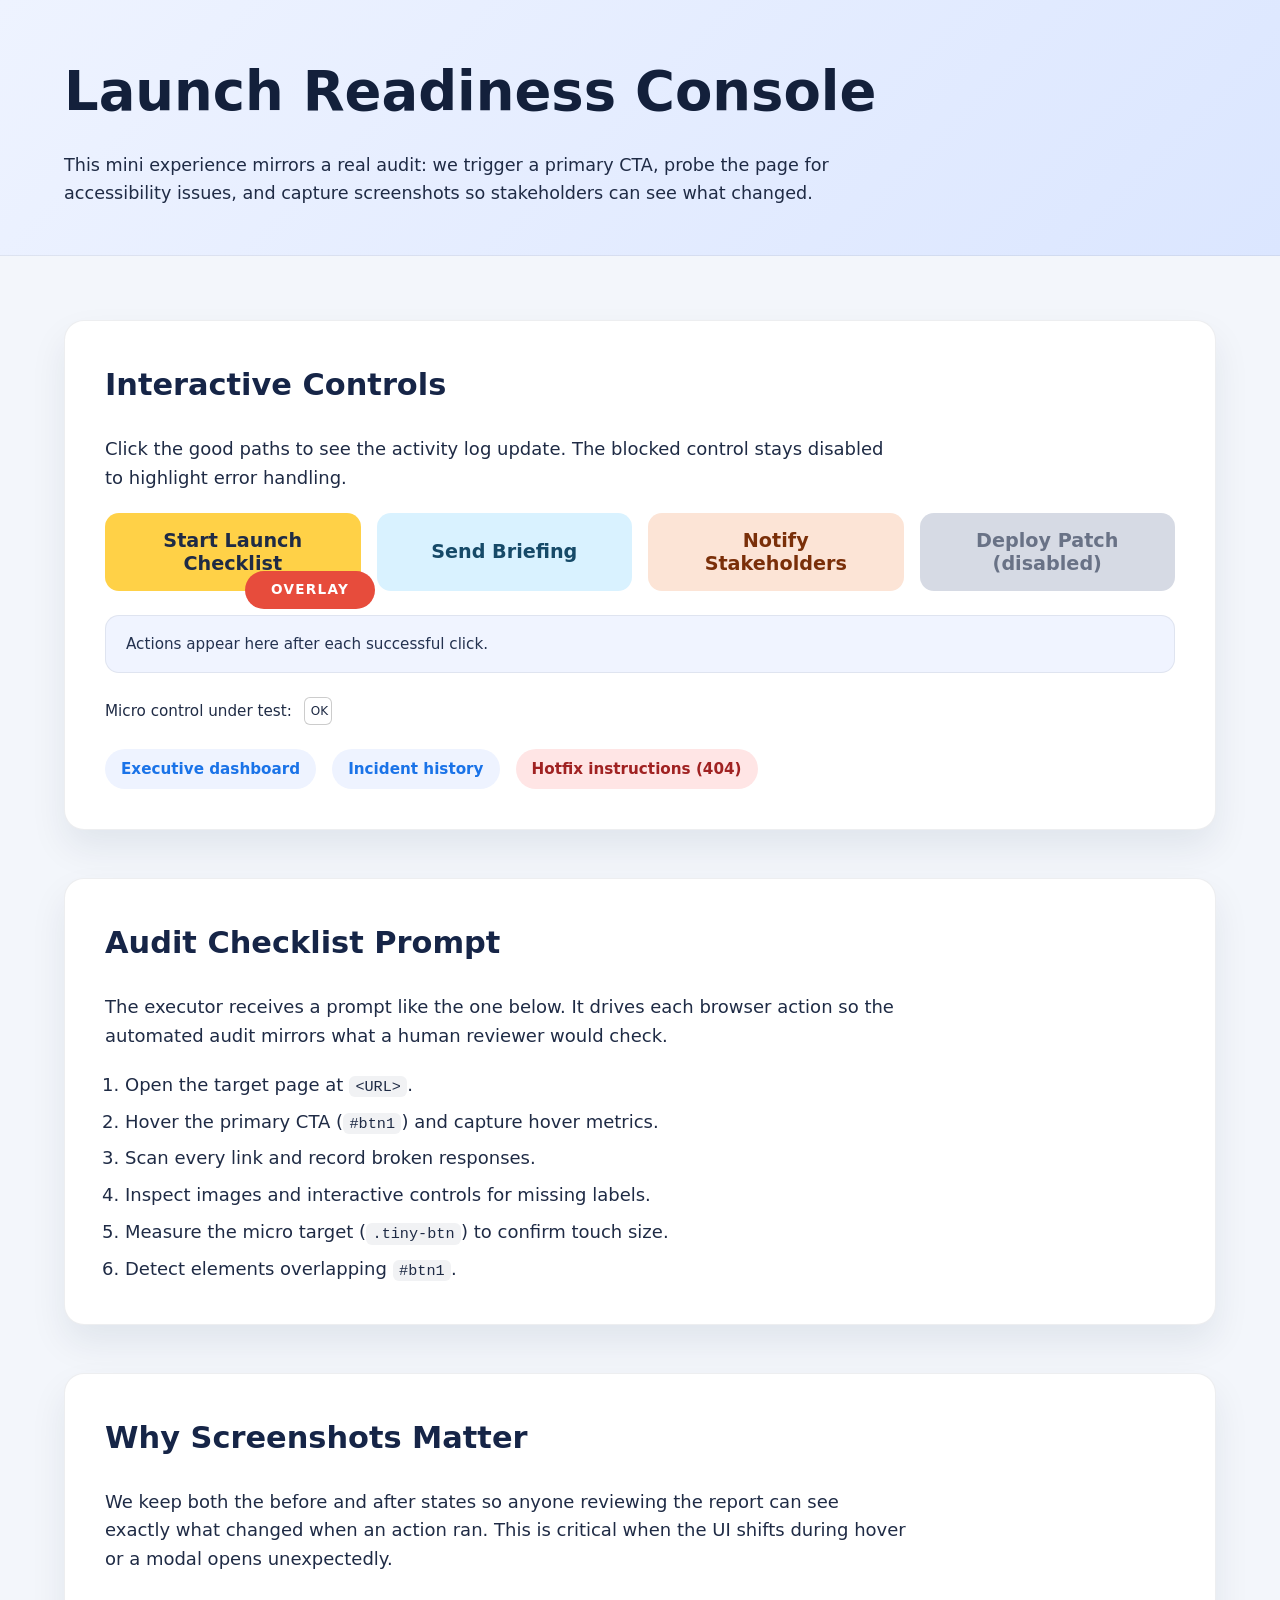
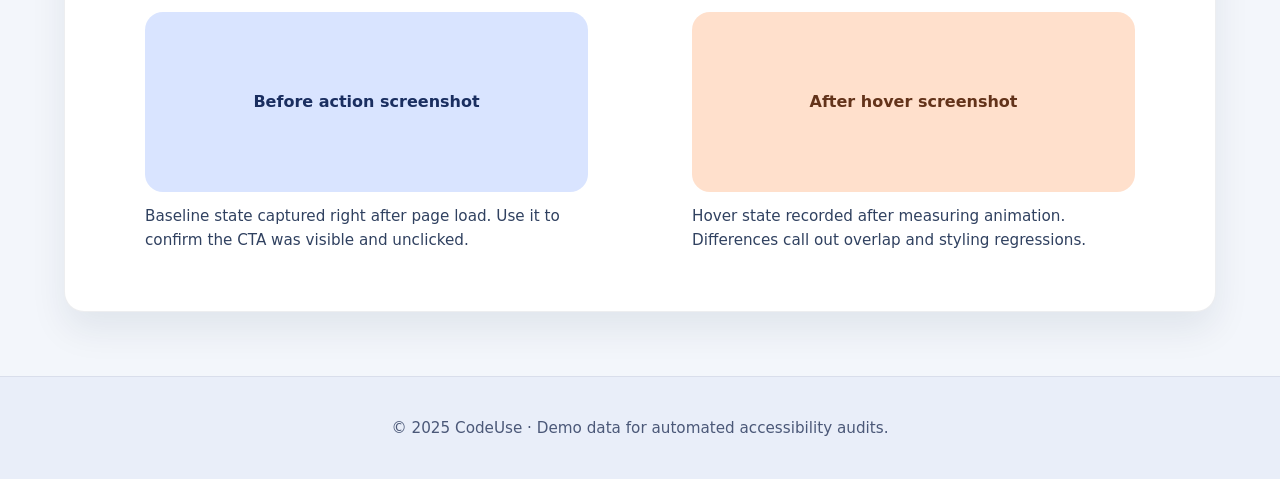
<file: demo/site/index.html>
<!doctype html>
<html lang="en">
<head>
  <meta charset="utf-8" />
  <title>CodeUse Audit Demo</title>
  <link rel="stylesheet" href="styles.css" />
</head>
<body>
  <header class="hero">
    <h1>Launch Readiness Console</h1>
    <p>
      This mini experience mirrors a real audit: we trigger a primary CTA, probe the page for
      accessibility issues, and capture screenshots so stakeholders can see what changed.
    </p>
  </header>

  <main>
    <section class="panel actions">
      <h2>Interactive Controls</h2>
      <p>
        Click the good paths to see the activity log update. The blocked control stays disabled to
        highlight error handling.
      </p>
      <div class="controls">
        <button id="btn1" class="cta">Start Launch Checklist</button>
        <div class="overlay">overlay</div>

        <button class="cta secondary" data-action="briefing">Send Briefing</button>
        <button class="cta tertiary" data-action="notify">Notify Stakeholders</button>
        <button class="cta disabled" aria-disabled="true">Deploy Patch (disabled)</button>
      </div>
      <div class="activity-log" id="activity-log">
        Actions appear here after each successful click.
      </div>
      <div class="tiny-zone">
        <span>Micro control under test:</span>
        <button class="tiny-btn">OK</button>
      </div>
      <div class="links">
        <a class="working" href="https://www.example.com/dashboard">Executive dashboard</a>
        <a class="working" href="https://status.example.com/incidents">Incident history</a>
        <a class="broken" href="/dead-link-404">Hotfix instructions (404)</a>
      </div>
    </section>

    <section class="panel prompt">
      <h2>Audit Checklist Prompt</h2>
      <p>
        The executor receives a prompt like the one below. It drives each browser action so the
        automated audit mirrors what a human reviewer would check.
      </p>
      <ol>
        <li>Open the target page at <code>&lt;URL&gt;</code>.</li>
        <li>Hover the primary CTA (<code>#btn1</code>) and capture hover metrics.</li>
        <li>Scan every link and record broken responses.</li>
        <li>Inspect images and interactive controls for missing labels.</li>
        <li>Measure the micro target (<code>.tiny-btn</code>) to confirm touch size.</li>
        <li>Detect elements overlapping <code>#btn1</code>.</li>
      </ol>
    </section>

    <section class="panel evidence">
      <h2>Why Screenshots Matter</h2>
      <p>
        We keep both the before and after states so anyone reviewing the report can see exactly what
        changed when an action ran. This is critical when the UI shifts during hover or a modal
        opens unexpectedly.
      </p>
      <div class="evidence-grid">
        <figure>
          <div class="shot-placeholder before">Before action screenshot</div>
          <figcaption>
            Baseline state captured right after page load. Use it to confirm the CTA was visible and
            unclicked.
          </figcaption>
        </figure>
        <figure>
          <div class="shot-placeholder after">After hover screenshot</div>
          <figcaption>
            Hover state recorded after measuring animation. Differences call out overlap and styling
            regressions.
          </figcaption>
        </figure>
      </div>
    </section>
  </main>

  <footer>
    <p>© 2025 CodeUse · Demo data for automated accessibility audits.</p>
  </footer>

  <script>
    const trackedButtons = document.querySelectorAll("button");
    trackedButtons.forEach((btn) => {
      btn.addEventListener("click", () => {
        if (btn.hasAttribute("aria-disabled")) return;
        btn.classList.add("clicked");
        const log = document.getElementById("activity-log");
        if (!log) return;
        const label = btn.dataset.action || btn.textContent?.trim() || "Action";
        log.textContent = `${label} recorded at ${new Date().toLocaleTimeString()}`;
      });
    });
  </script>
</body>
</html>
</file>
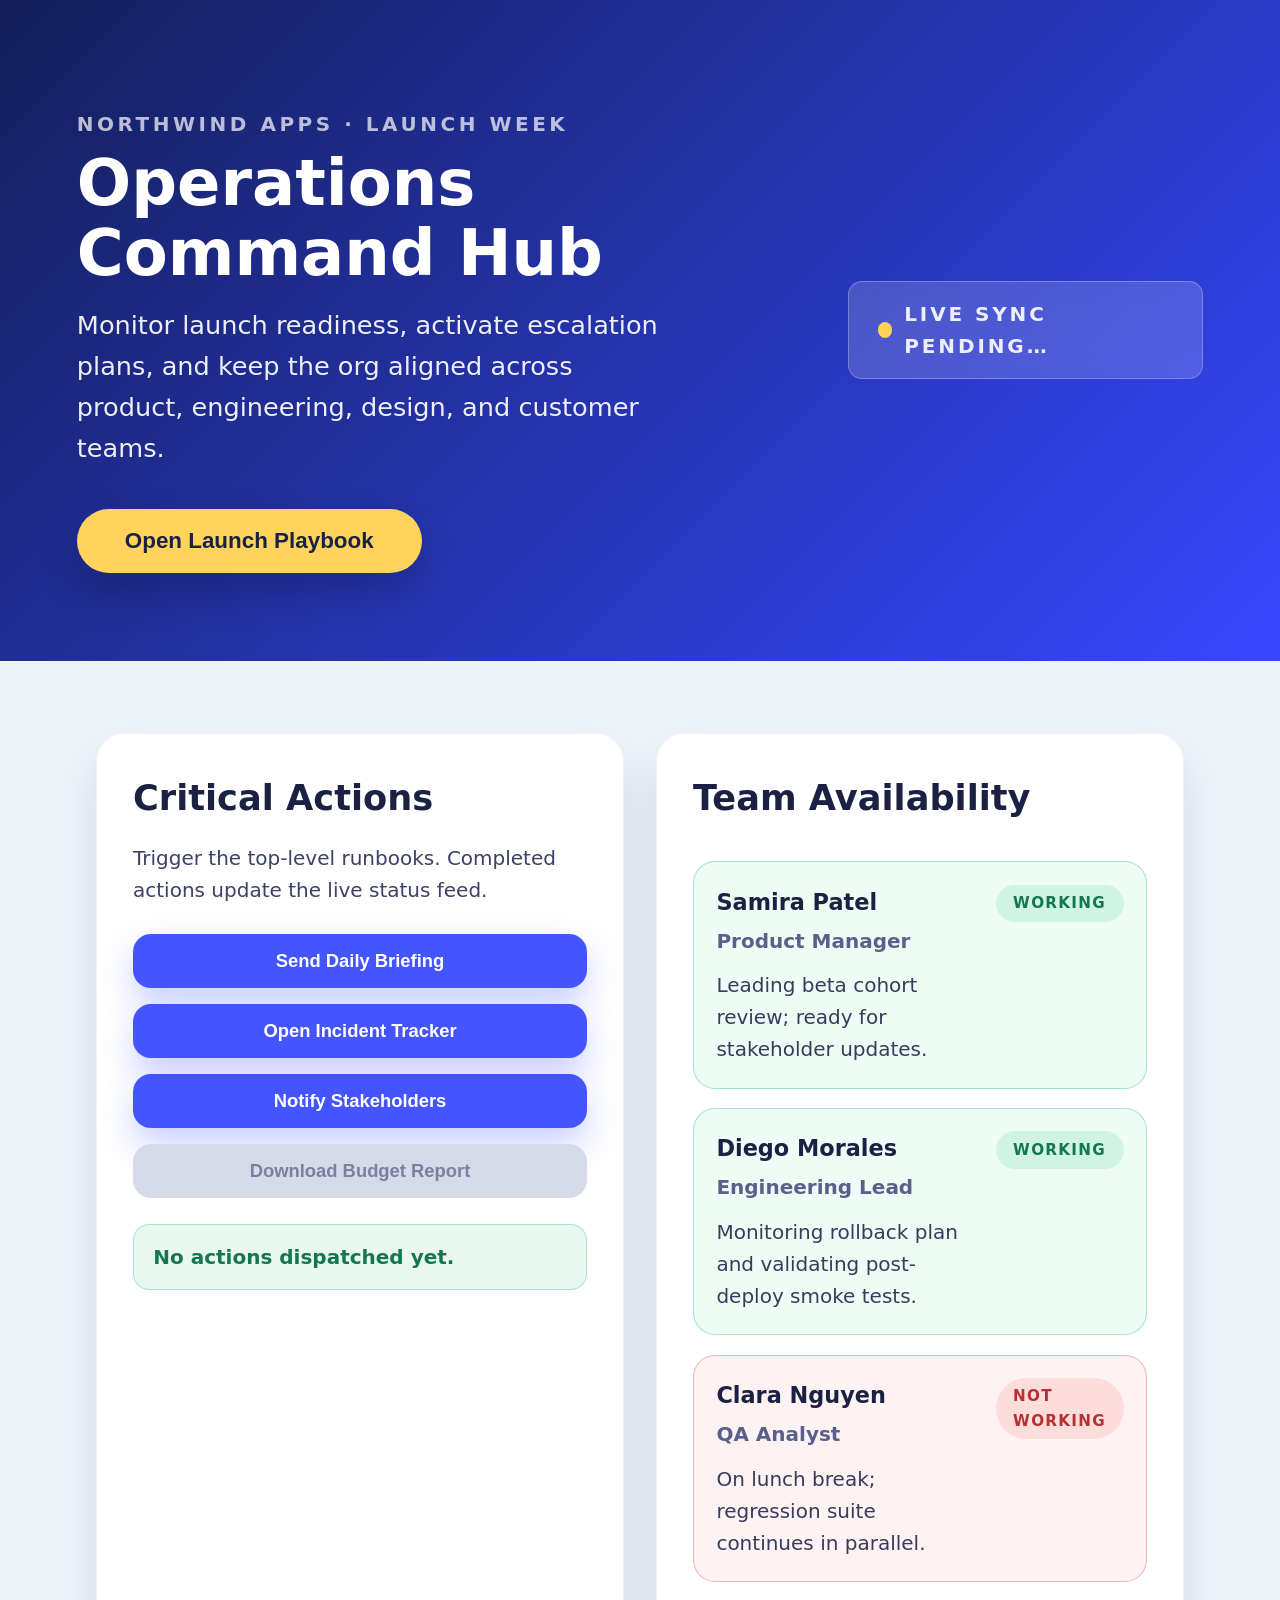
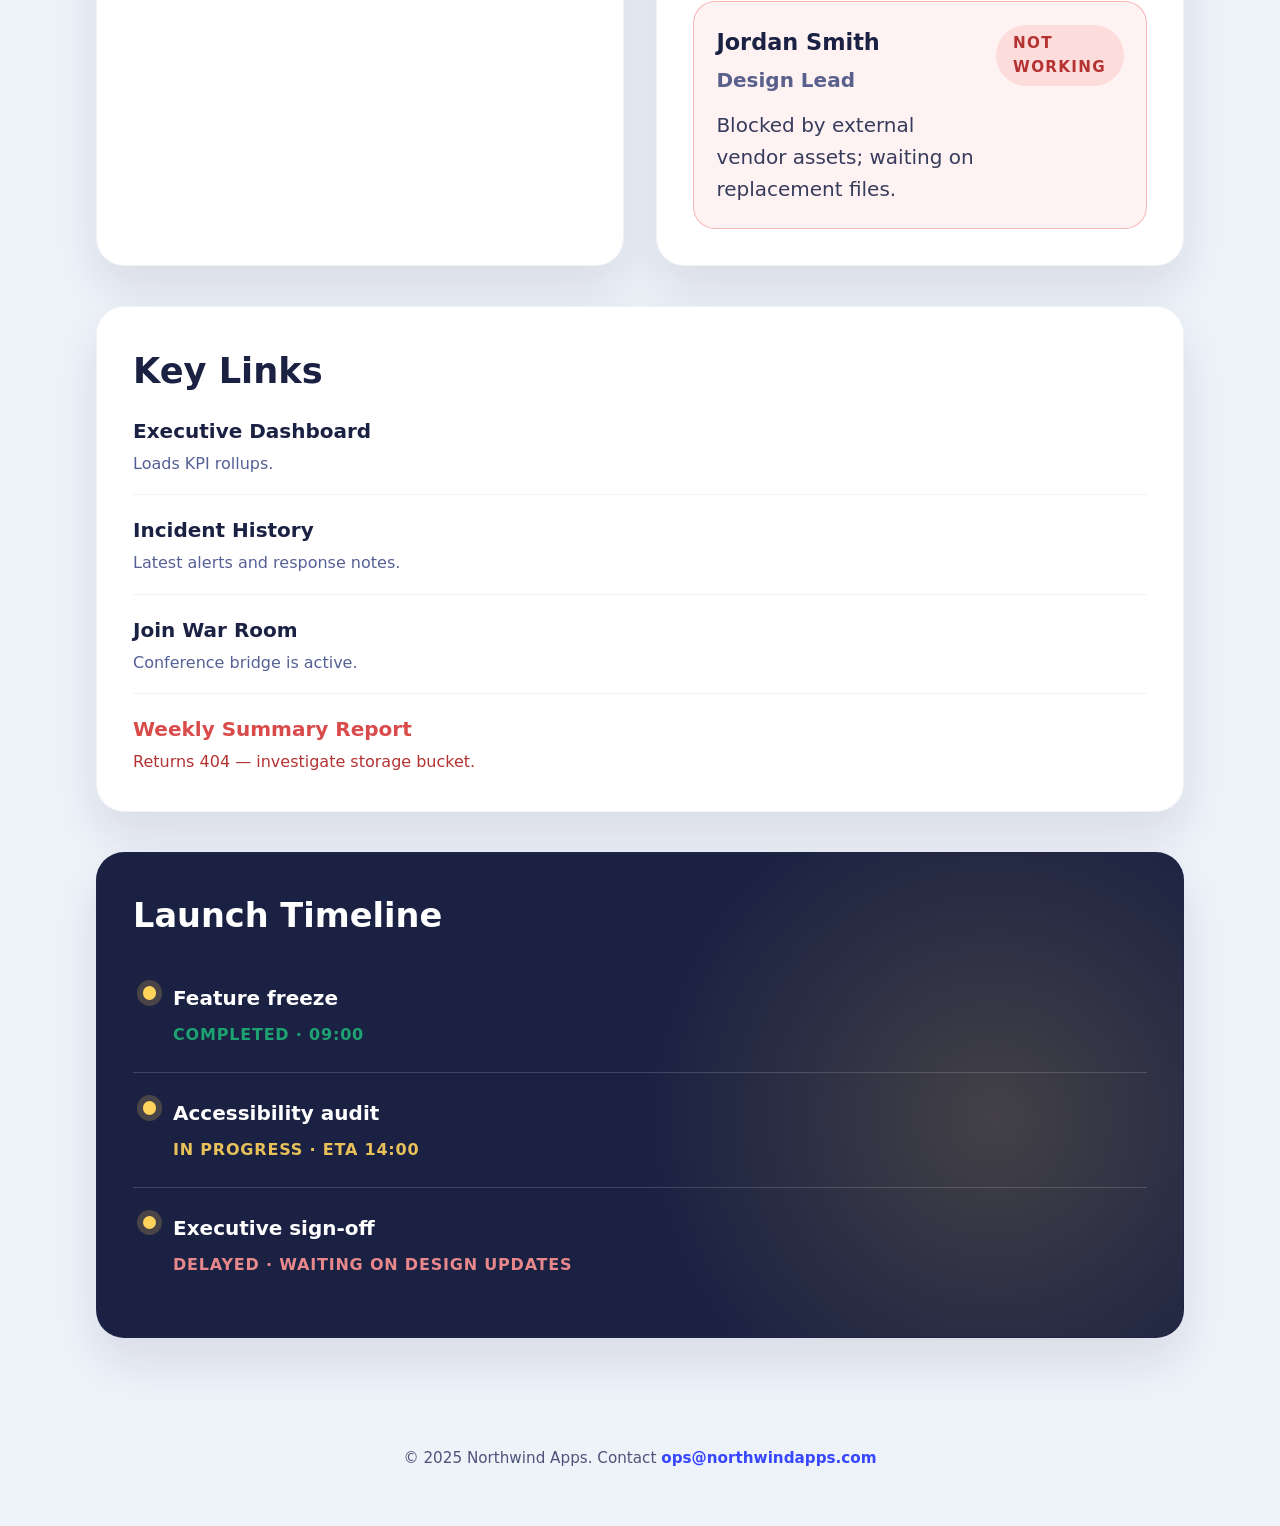
<file: demo/site2/index.html>
<!doctype html>
<html lang="en">
<head>
  <meta charset="utf-8" />
  <meta name="viewport" content="width=device-width, initial-scale=1" />
  <title>Operations Command Hub</title>
  <link rel="stylesheet" href="styles.css" />
</head>
<body>
  <header class="hero">
    <div class="hero-content">
      <p class="eyebrow">Northwind Apps · Launch Week</p>
      <h1>Operations Command Hub</h1>
      <p class="hero-copy">
        Monitor launch readiness, activate escalation plans, and keep the org aligned across
        product, engineering, design, and customer teams.
      </p>
      <button id="btn1" class="cta">Open Launch Playbook</button>
    </div>
    <div class="hero-overlay" aria-hidden="true">
      <span class="pulse"></span>
      <span class="overlay-label">Live sync pending…</span>
    </div>
  </header>

  <main>
    <section class="layout">
      <article class="panel actions" aria-labelledby="action-title">
        <h2 id="action-title">Critical Actions</h2>
        <p class="panel-copy">
          Trigger the top-level runbooks. Completed actions update the live status feed.
        </p>
        <div class="action-buttons" role="group" aria-label="Operations actions">
          <button class="action-btn" data-action="briefing">
            Send Daily Briefing
          </button>
          <button class="action-btn" data-action="incident">
            Open Incident Tracker
          </button>
          <button class="action-btn" data-action="notify">
            Notify Stakeholders
          </button>
          <button class="action-btn disabled" aria-disabled="true">
            Download Budget Report
          </button>
        </div>
        <div id="action-output" class="action-output" role="status" aria-live="polite">
          No actions dispatched yet.
        </div>
      </article>

      <article class="panel roster" aria-labelledby="roster-title">
        <h2 id="roster-title">Team Availability</h2>
        <div class="member-card online">
          <div>
            <h3>Samira Patel</h3>
            <p class="role">Product Manager</p>
            <p class="summary">Leading beta cohort review; ready for stakeholder updates.</p>
          </div>
          <span class="status">Working</span>
        </div>
        <div class="member-card online">
          <div>
            <h3>Diego Morales</h3>
            <p class="role">Engineering Lead</p>
            <p class="summary">Monitoring rollback plan and validating post-deploy smoke tests.</p>
          </div>
          <span class="status">Working</span>
        </div>
        <div class="member-card offline">
          <div>
            <h3>Clara Nguyen</h3>
            <p class="role">QA Analyst</p>
            <p class="summary">On lunch break; regression suite continues in parallel.</p>
          </div>
          <span class="status">Not Working</span>
        </div>
        <div class="member-card offline">
          <div>
            <h3>Jordan Smith</h3>
            <p class="role">Design Lead</p>
            <p class="summary">Blocked by external vendor assets; waiting on replacement files.</p>
          </div>
          <span class="status">Not Working</span>
        </div>
      </article>
    </section>

    <section class="panel links" aria-labelledby="links-title">
      <h2 id="links-title">Key Links</h2>
      <ul>
        <li>
          <a class="working" href="https://www.example.com/dashboard">Executive Dashboard</a>
          <span class="link-detail">Loads KPI rollups.</span>
        </li>
        <li>
          <a class="working" href="https://status.example.com/incidents">Incident History</a>
          <span class="link-detail">Latest alerts and response notes.</span>
        </li>
        <li>
          <a class="working" href="https://cal.example.com/war-room">Join War Room</a>
          <span class="link-detail">Conference bridge is active.</span>
        </li>
        <li>
          <a class="broken" href="/reports/weekly-summary">Weekly Summary Report</a>
          <span class="link-detail error">Returns 404 — investigate storage bucket.</span>
        </li>
      </ul>
    </section>

    <section class="panel timeline" aria-labelledby="timeline-title">
      <h2 id="timeline-title">Launch Timeline</h2>
      <ol>
        <li>
          <strong>Feature freeze</strong>
          <span class="meta complete">Completed · 09:00</span>
        </li>
        <li>
          <strong>Accessibility audit</strong>
          <span class="meta progress">In progress · ETA 14:00</span>
        </li>
        <li>
          <strong>Executive sign-off</strong>
          <span class="meta delayed">Delayed · Waiting on design updates</span>
        </li>
      </ol>
    </section>
  </main>

  <footer>
    <p>© 2025 Northwind Apps. Contact <a href="mailto:ops@northwindapps.com">ops@northwindapps.com</a></p>
  </footer>

  <script>
    const ACTION_COPY = {
      briefing: {
        status: "Daily briefing sent to leadership and GTM teams.",
        cta: "Briefing Sent ✓",
      },
      incident: {
        status: "Incident tracker opened in a new tab with pre-filled context.",
        cta: "Tracker Activated ✓",
      },
      notify: {
        status: "Stakeholders notified via email and Slack escalations.",
        cta: "Notifications Sent ✓",
      },
    };

    const output = document.getElementById("action-output");
    const buttons = document.querySelectorAll(".action-btn[data-action]");

    buttons.forEach((button) => {
      button.addEventListener("click", () => {
        const key = button.dataset.action;
        const copy = ACTION_COPY[key];
        if (!copy) return;

        output.textContent = copy.status;
        button.textContent = copy.cta;
        button.classList.add("completed");
        button.setAttribute("aria-pressed", "true");
      });
    });
  </script>
</body>
</html>
</file>
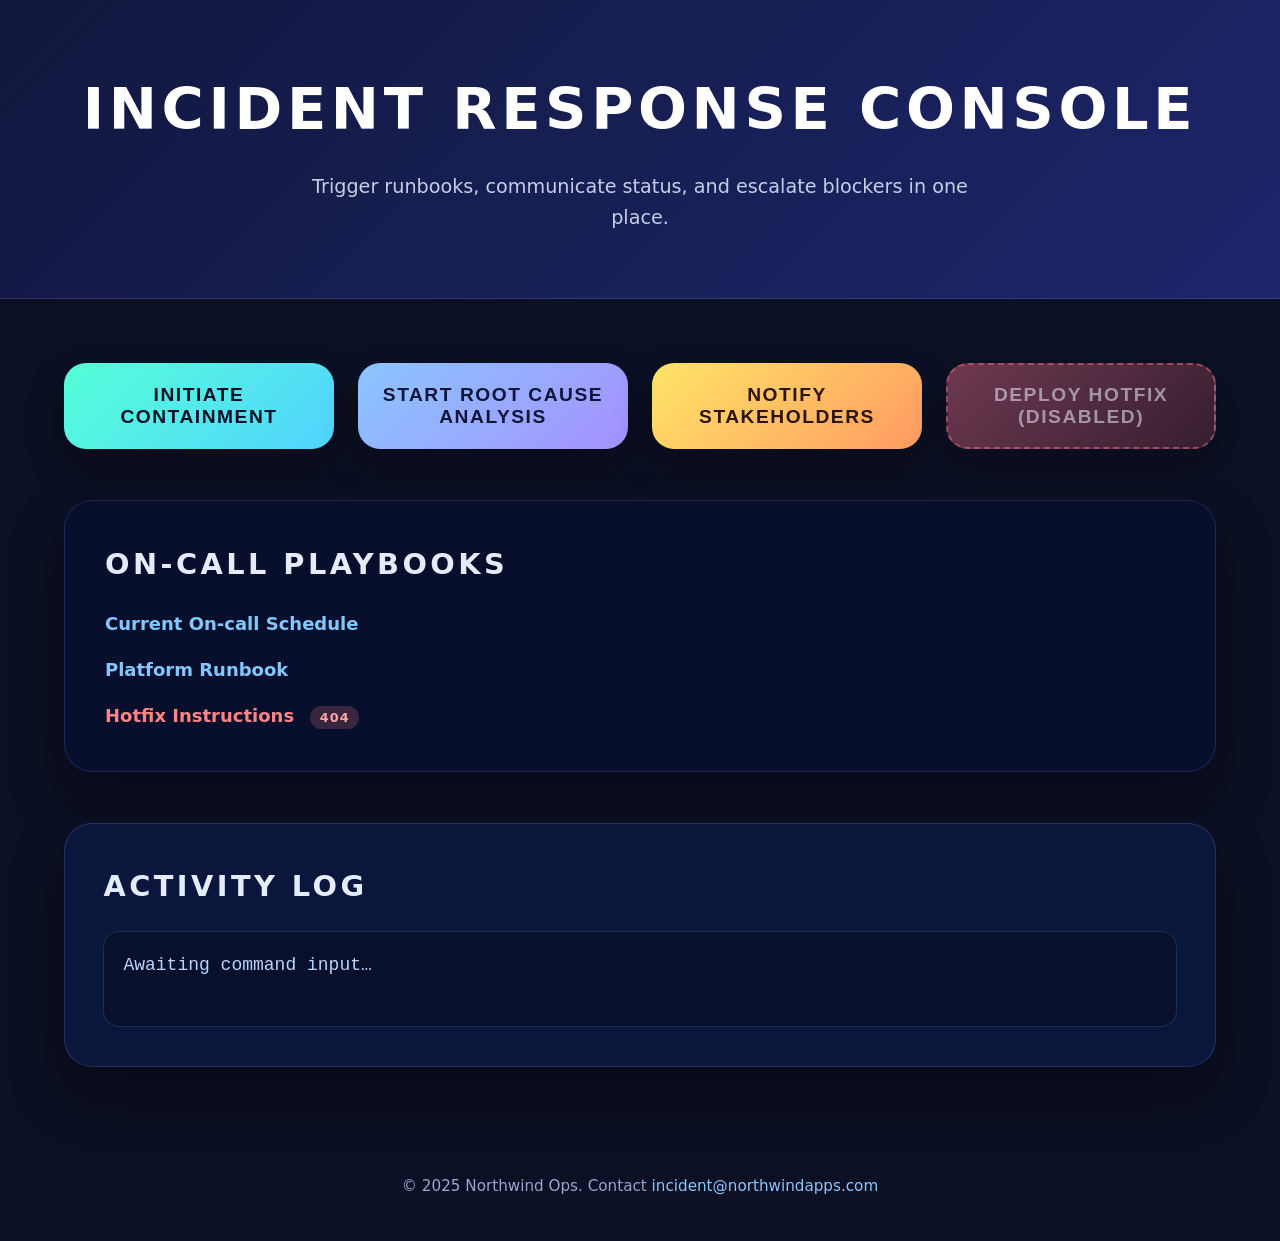
<file: demo/site3/index.html>
<!doctype html>
<html lang="en">
<head>
  <meta charset="utf-8" />
  <meta name="viewport" content="width=device-width, initial-scale=1" />
  <title>Incident Response Console</title>
  <link rel="stylesheet" href="styles.css" />
</head>
<body>
  <header class="hero">
    <h1>Incident Response Console</h1>
    <p>Trigger runbooks, communicate status, and escalate blockers in one place.</p>
  </header>

  <main>
    <section class="controls">
      <button id="btn1" class="control-btn primary">Initiate Containment</button>
      <button id="btn2" class="control-btn secondary">Start Root Cause Analysis</button>
      <button id="btn3" class="control-btn tertiary">Notify Stakeholders</button>
      <button id="btn4" class="control-btn problematic">Deploy Hotfix (disabled)</button>
    </section>

    <section class="status">
      <h2>On-call Playbooks</h2>
      <ul>
        <li><a class="working" href="https://status.example.com/oncall">Current On-call Schedule</a></li>
        <li><a class="working" href="https://www.example.com/runbook">Platform Runbook</a></li>
        <li><a class="broken" href="/playbooks/hotfix">Hotfix Instructions</a> <span class="tag issue">404</span></li>
      </ul>
    </section>

    <section class="activity" aria-live="polite">
      <h2>Activity Log</h2>
      <div id="log" class="log">Awaiting command input…</div>
    </section>
  </main>

  <footer>
    <p>© 2025 Northwind Ops. Contact <a href="mailto:incident@northwindapps.com">incident@northwindapps.com</a></p>
  </footer>

  <script>
    const buttons = document.querySelectorAll(".control-btn:not(.problematic)");
    const log = document.getElementById("log");

    const copy = {
      btn1: "Containment protocol started. Network segmentation in progress.",
      btn2: "Root cause analysis initiated. Logs pulled to investigation workspace.",
      btn3: "Stakeholders notified across email, Slack, and incident channels."
    };

    buttons.forEach((btn) => {
      btn.addEventListener("click", () => {
        btn.classList.add("completed");
        btn.setAttribute("aria-pressed", "true");
        const message = copy[btn.id] || "Action confirmed.";
        log.textContent = message;
      });
    });
  </script>
</body>
</html>
</file>
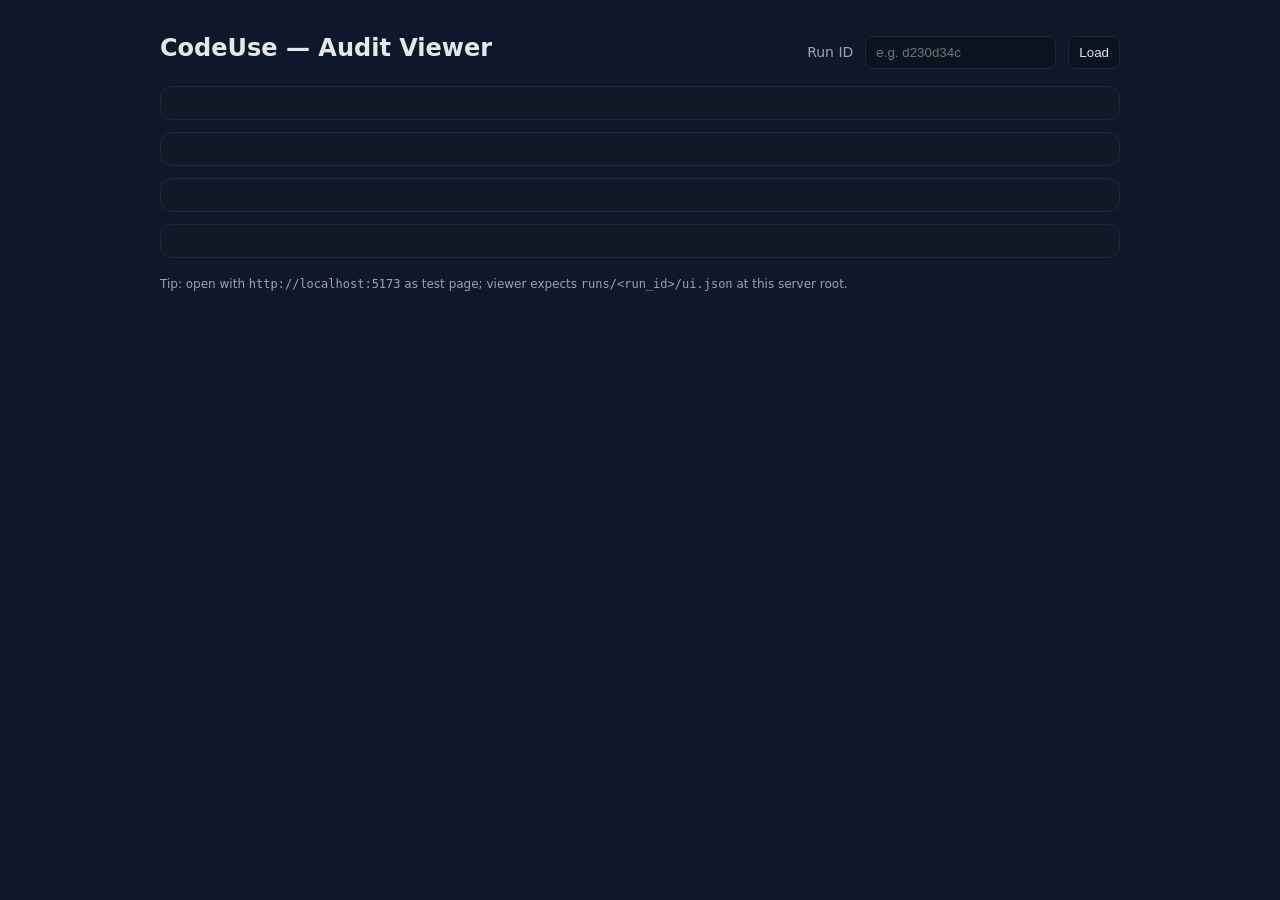
<file: demo/viewer/index.html>
<!doctype html>
<html lang="en">
<head>
  <meta charset="utf-8">
  <meta name="viewport" content="width=device-width, initial-scale=1">
  <title>CodeUse — Audit Viewer</title>
  <style>
    :root { --bg:#0f172a; --panel:#111827; --text:#e5e7eb; --muted:#9ca3af;
            --ok:#16a34a; --med:#f59e0b; --high:#ef4444; --chip:#1f2937; }
    body { margin:0; background:var(--bg); color:var(--text); font:14px/1.4 ui-sans-serif,system-ui; }
    .wrap { max-width:960px; margin:32px auto; padding:0 16px; }
    .row { display:flex; gap:12px; align-items:center; flex-wrap:wrap; }
    .panel { background:var(--panel); border:1px solid #1f2937; border-radius:12px; padding:16px; }
    .h { font-size:24px; font-weight:700; margin:0 0 8px; }
    .muted { color:var(--muted) }
    .pill { padding:4px 10px; border-radius:999px; background:var(--chip); font-weight:600; }
    .pill.ok { background:rgba(22,163,74,.15); color:var(--ok); }
    .pill.med { background:rgba(245,158,11,.15); color:var(--med); }
    .pill.high{ background:rgba(239,68,68,.15); color:var(--high); }
    .grid { display:grid; gap:12px; grid-template-columns:repeat(auto-fill,minmax(260px,1fr)); }
    .card { border:1px solid #1f2937; border-radius:12px; padding:12px; background:#0b1220; }
    .card h4 { margin:0 0 6px; font-size:16px }
    code, .mono { font-family: ui-monospace, SFMono-Regular, Menlo, monospace; }
    img.thumb { max-width:100%; border-radius:10px; border:1px solid #1f2937; margin-top:8px; }
    a { color:#93c5fd; text-decoration:none; } a:hover{text-decoration:underline;}
    .footer { margin-top:18px; font-size:12px }
    input, button { background:#0b1220; color:var(--text); border:1px solid #1f2937; border-radius:8px; padding:8px 10px; }
    button { cursor:pointer; }
  </style>
</head>
<body>
<div class="wrap">
  <div class="row" style="margin-bottom:12px">
    <h1 class="h" style="margin-right:auto">CodeUse — Audit Viewer</h1>
    <label class="muted">Run ID</label>
    <input id="run" placeholder="e.g. d230d34c" />
    <button id="load">Load</button>
  </div>
  <div id="header" class="panel"></div>
  <div id="cta" class="panel" style="margin-top:12px"></div>
  <div id="issues" class="panel" style="margin-top:12px"></div>
  <div id="gallery" class="panel" style="margin-top:12px"></div>
  <div class="footer muted">Tip: open with <code>http://localhost:5173</code> as test page; viewer expects <code>runs/&lt;run_id&gt;/ui.json</code> at this server root.</div>
</div>
<script>
const $ = sel => document.querySelector(sel);
const params = new URLSearchParams(location.search);
const runInput = $('#run'); runInput.value = params.get('run') || '';
$('#load').onclick = () => { const r = runInput.value.trim(); if(!r) return;
  location.search = '?run=' + encodeURIComponent(r); };

async function load() {
  const run = new URLSearchParams(location.search).get('run');
  if (!run) return;
  const path = `runs/${run}/ui.json`;
  try {
    const res = await fetch(path); if(!res.ok) throw new Error(res.status);
    const ui = await res.json();
    render(ui, run);
  } catch (e) {
    $('#header').innerHTML = `<div class="muted">Could not load <code>${path}</code>: ${e}</div>`;
  }
}
function pill(label, cls){ return `<span class="pill ${cls}">${label}</span>`; }
function render(ui, run) {
  const s = ui.header.severity_counts || {high:0,medium:0,low:0};
  const ok = ui.header.success;
  $('#header').innerHTML = `
    <div class="row"><div>
      <div class="h">Target: <a href="${ui.header.target_url}" target="_blank">${ui.header.target_url}</a></div>
      <div class="muted">Run <span class="mono">${run}</span></div>
    </div>
    <div class="row">
      ${pill(ok ? 'Success' : 'Issues found', ok ? 'ok':'high')}
      ${pill('High: '+(s.high||0), 'high')}
      ${pill('Medium: '+(s.medium||0), 'med')}
      ${pill('Low: '+(s.low||0), '')}
    </div></div>`;

  const c = ui.cta;
  $('#cta').innerHTML = c ? `
    <div class="h">Primary CTA</div>
    <div class="row">
      <div>Selector: <code>${c.selector}</code></div>
      <div class="muted">confidence ${c.confidence ?? '—'}</div>
      <div class="muted">found_by ${c.found_by ?? '—'}</div>
    </div>
    ${c.rationale ? `<div class="muted" style="margin-top:8px">${c.rationale}</div>`:''}
  ` : `<div class="h">Primary CTA</div><div class="muted">Not found.</div>`;

  const ibt = ui.issues_by_type || {};
  const cards = [];
  Object.entries(ibt).forEach(([type, arr]) => {
    arr.forEach(it => {
      const sevCls = it.severity === 'high' ? 'high' : (it.severity === 'medium' ? 'med' : '');
      cards.push(`
        <div class="card">
          <div class="row">
            <h4>${type}</h4>
            ${pill(it.severity, sevCls)}
          </div>
          <div class="muted">${it.selector ? `selector <code>${it.selector}</code> — `:''}${it.id}</div>
          <div style="margin-top:6px">${it.summary || ''}</div>
          ${it.suggested_fix ? `<div class="muted" style="margin-top:6px">suggested: ${it.suggested_fix}</div>`:''}
          ${it.screenshot ? `<img class="thumb" src="${it.screenshot}" alt="evidence">`:''}
        </div>
      `);
    });
  });
  $('#issues').innerHTML = `<div class="h">Issues</div><div class="grid">${cards.join('')}</div>`;

  const gal = (ui.gallery || []).map(p => `<img class="thumb" src="${p}">`);
  $('#gallery').innerHTML = `<div class="h">Gallery</div>${gal.length?gal.join(''):'<div class="muted">no screenshots</div>'}`;
}
load();
</script>
</body>
</html>
</file>
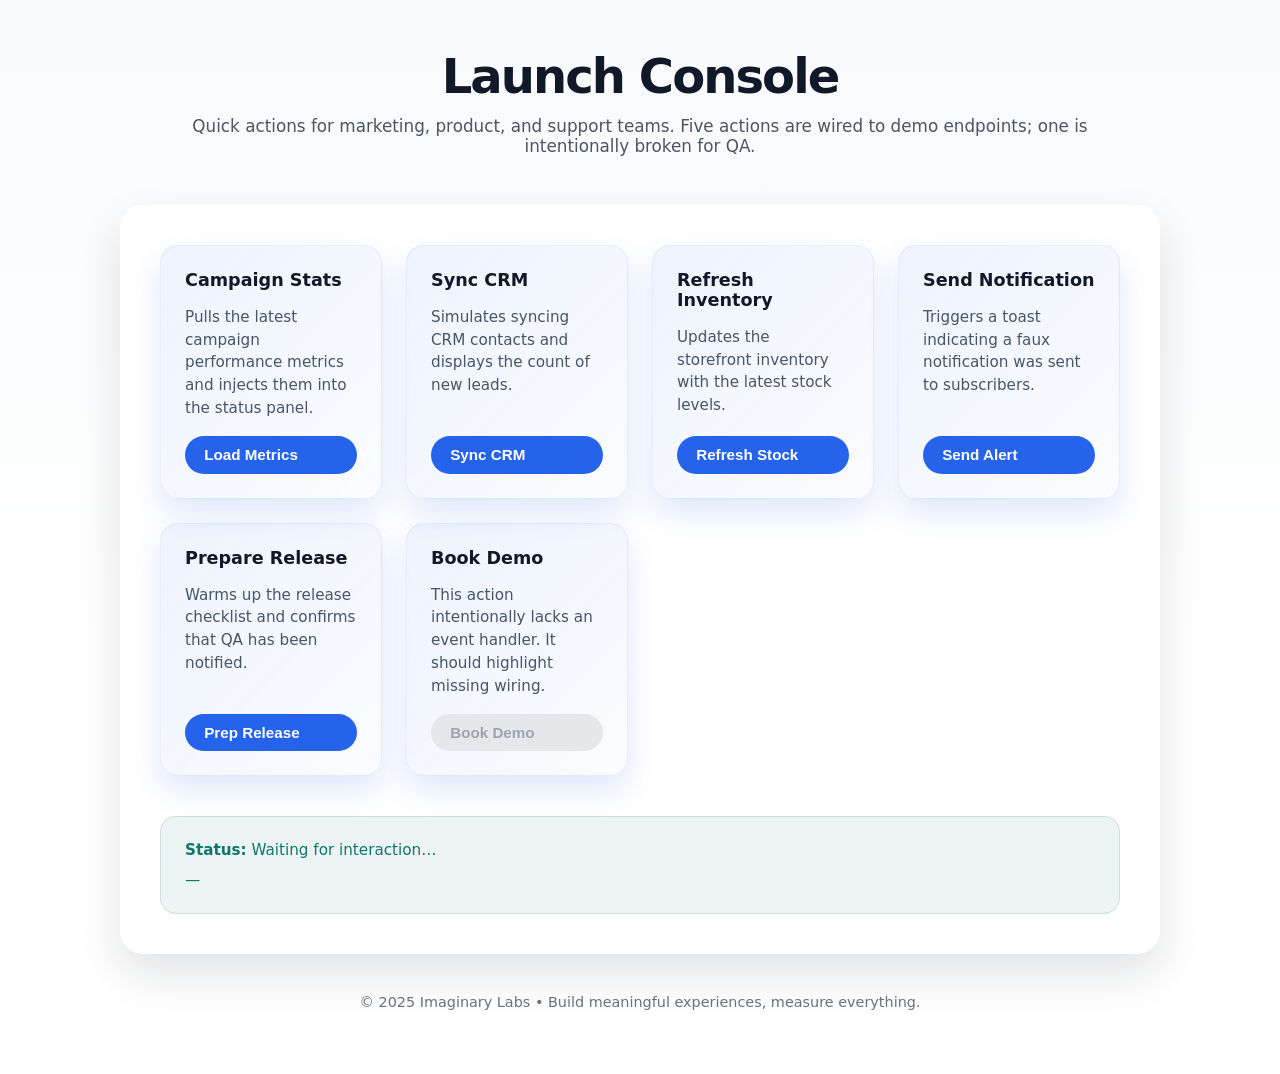
<file: tool/executor/test_page/index.html>
<!DOCTYPE html>
<html lang="en">
<head>
  <meta charset="UTF-8" />
  <title>Product Control Center</title>
  <style>
    :root {
      color-scheme: light dark;
      font-family: "Inter", system-ui, sans-serif;
      --primary: #2563eb;
      --primary-dark: #1d4ed8;
      --accent: #22c55e;
      --neutral: #f8fafc;
      --neutral-dark: #1f2937;
    }

    body {
      margin: 0;
      background: linear-gradient(180deg, var(--neutral) 0%, #ffffff 60%);
      min-height: 100vh;
      display: flex;
      flex-direction: column;
      align-items: center;
      padding: 3rem 1.5rem 4rem;
      color: #111827;
    }

    header {
      max-width: 960px;
      width: 100%;
      margin-bottom: 2rem;
      text-align: center;
    }

    header h1 {
      margin: 0;
      font-size: clamp(2rem, 4vw, 3rem);
      letter-spacing: -0.04em;
    }

    header p {
      margin-top: 0.75rem;
      color: #4b5563;
      font-size: 1.05rem;
    }

    .dashboard {
      max-width: 960px;
      width: 100%;
      background: rgba(255, 255, 255, 0.92);
      border-radius: 24px;
      box-shadow:
        0 20px 45px rgba(15, 23, 42, 0.12),
        inset 0 1px 0 rgba(255, 255, 255, 0.6);
      padding: 2.5rem;
      backdrop-filter: blur(12px);
    }

    .button-grid {
      display: grid;
      grid-template-columns: repeat(auto-fit, minmax(180px, 1fr));
      gap: 1.5rem;
    }

    .action-card {
      background: linear-gradient(135deg, rgba(37, 99, 235, 0.08), rgba(37, 99, 235, 0.02));
      border-radius: 18px;
      padding: 1.5rem;
      display: flex;
      flex-direction: column;
      justify-content: space-between;
      gap: 1rem;
      border: 1px solid rgba(37, 99, 235, 0.08);
      box-shadow: 0 14px 30px rgba(37, 99, 235, 0.15);
      min-height: 180px;
    }

    .action-card h3 {
      margin: 0;
      font-size: 1.1rem;
    }

    .action-card p {
      margin: 0;
      color: #475569;
      font-size: 0.95rem;
      line-height: 1.5;
      flex-grow: 1;
    }

    .action-card button {
      background: var(--primary);
      color: white;
      border: none;
      border-radius: 9999px;
      padding: 0.65rem 1.2rem;
      font-size: 0.95rem;
      font-weight: 600;
      cursor: pointer;
      display: inline-flex;
      align-items: center;
      gap: 0.5rem;
      transition: transform 160ms ease, box-shadow 160ms ease, background 160ms ease;
    }

    .action-card button:hover {
      transform: translateY(-2px);
      background: var(--primary-dark);
      box-shadow: 0 12px 20px rgba(37, 99, 235, 0.25);
    }

    .action-card button.broken {
      background: #e5e7eb;
      color: #9ca3af;
      cursor: not-allowed;
      box-shadow: none;
    }

    .action-card button.broken:hover {
      transform: none;
      background: #e5e7eb;
    }

    footer {
      margin-top: 2.5rem;
      color: #6b7280;
      font-size: 0.9rem;
    }

    #status-panel {
      margin-top: 2.5rem;
      background: rgba(15, 118, 110, 0.08);
      border-radius: 16px;
      padding: 1.5rem;
      border: 1px solid rgba(15, 118, 110, 0.15);
      color: #0f766e;
      font-size: 0.95rem;
      display: grid;
      gap: 0.75rem;
    }

    #status-panel strong {
      font-weight: 700;
    }
  </style>
</head>
<body>
  <header>
    <h1>Launch Console</h1>
    <p>
      Quick actions for marketing, product, and support teams. Five actions are wired to demo endpoints; one is intentionally broken for QA.
    </p>
  </header>

  <main class="dashboard">
    <section class="button-grid">
      <article class="action-card">
        <h3>Campaign Stats</h3>
        <p>Pulls the latest campaign performance metrics and injects them into the status panel.</p>
        <button id="btn-campaign" data-testid="btn-campaign">Load Metrics</button>
      </article>

      <article class="action-card">
        <h3>Sync CRM</h3>
        <p>Simulates syncing CRM contacts and displays the count of new leads.</p>
        <button id="btn-crm" data-testid="btn-crm">Sync CRM</button>
      </article>

      <article class="action-card">
        <h3>Refresh Inventory</h3>
        <p>Updates the storefront inventory with the latest stock levels.</p>
        <button id="btn-inventory" data-testid="btn-inventory">Refresh Stock</button>
      </article>

      <article class="action-card">
        <h3>Send Notification</h3>
        <p>Triggers a toast indicating a faux notification was sent to subscribers.</p>
        <button id="btn-notify" data-testid="btn-notify">Send Alert</button>
      </article>

      <article class="action-card">
        <h3>Prepare Release</h3>
        <p>Warms up the release checklist and confirms that QA has been notified.</p>
        <button id="btn-release" data-testid="btn-release">Prep Release</button>
      </article>

      <article class="action-card">
        <h3>Book Demo</h3>
        <p>This action intentionally lacks an event handler. It should highlight missing wiring.</p>
        <button id="btn-demo" data-testid="btn-demo" class="broken">Book Demo</button>
      </article>
    </section>

    <section id="status-panel" aria-live="polite">
      <div><strong>Status:</strong> Waiting for interaction…</div>
      <div id="status-detail">—</div>
    </section>
  </main>

  <footer>
    © 2025 Imaginary Labs • Build meaningful experiences, measure everything.
  </footer>

  <script>
    const statusPanel = document.getElementById("status-panel");
    const statusDetail = document.getElementById("status-detail");
    const start = performance.now();

    const updateStatus = (title, detail) => {
      const since = Math.round(performance.now() - start);
      statusPanel.children[0].innerHTML = `<strong>Status:</strong> ${title} <span style="opacity:0.6;">(${since} ms)</span>`;
      statusDetail.textContent = detail;
    };

    document.getElementById("btn-campaign").addEventListener("click", () => {
      const sessions = Math.floor(Math.random() * 1200 + 800);
      const ctr = (Math.random() * 2 + 3).toFixed(2);
      updateStatus("Campaign metrics refreshed", `Sessions: ${sessions.toLocaleString()} — CTR: ${ctr}%`);
    });

    document.getElementById("btn-crm").addEventListener("click", () => {
      const leads = Math.floor(Math.random() * 25 + 10);
      updateStatus("CRM synced", `${leads} new leads added to pipeline.`);
    });

    document.getElementById("btn-inventory").addEventListener("click", () => {
      const variants = ["A7", "B3", "C9", "D12"];
      const sku = variants[Math.floor(Math.random() * variants.length)];
      updateStatus("Inventory refresh complete", `SKU ${sku} stock updated across regions.`);
    });

    document.getElementById("btn-notify").addEventListener("click", () => {
      updateStatus("Notification sent", "Subscribers queued for the feature rollout announcement.");
      const toast = document.createElement("div");
      toast.textContent = "Push notification dispatched!";
      toast.style.position = "fixed";
      toast.style.bottom = "24px";
      toast.style.right = "24px";
      toast.style.background = "#111827";
      toast.style.color = "white";
      toast.style.padding = "0.75rem 1.2rem";
      toast.style.borderRadius = "12px";
      toast.style.boxShadow = "0 10px 25px rgba(17, 24, 39, 0.25)";
      document.body.appendChild(toast);
      setTimeout(() => toast.remove(), 2200);
    });

    document.getElementById("btn-release").addEventListener("click", () => {
      updateStatus("Release checklist ready", "QA pinged • Staging snapshot created • Docs updated.");
    });

    // Intentionally broken button: no event listener for #btn-demo
  </script>
</body>
</html>
</file>
<file: demo/site/styles.css>
body {
  margin: 0;
  font-family: "Segoe UI", "Inter", system-ui, -apple-system, sans-serif;
  font-size: 18px;
  line-height: 1.6;
  background: #f3f6fb;
  color: #1f2b45;
}

a {
  color: #1a73e8;
  font-weight: 600;
  text-decoration: none;
}

a:hover {
  text-decoration: underline;
}

button {
  font-family: inherit;
  border: none;
  cursor: pointer;
}

.hero {
  padding: 3rem clamp(2rem, 5vw, 4rem);
  background: linear-gradient(135deg, #eef3ff, #dbe6ff);
  border-bottom: 1px solid rgba(26, 43, 69, 0.08);
}

.hero h1 {
  margin: 0;
  font-size: clamp(2.6rem, 6vw, 3.4rem);
  color: #13203b;
}

.hero p {
  margin: 1rem 0 0;
  max-width: 70ch;
  font-size: 1.1rem;
}

main {
  padding: clamp(2.5rem, 5vw, 4rem);
  display: grid;
  gap: clamp(2rem, 4vw, 3rem);
  max-width: 1200px;
  margin: 0 auto;
}

.panel {
  background: #ffffff;
  border-radius: 20px;
  padding: clamp(1.8rem, 4vw, 2.5rem);
  box-shadow: 0 18px 36px rgba(19, 32, 59, 0.08);
  border: 1px solid rgba(26, 43, 69, 0.08);
}

.panel h2 {
  margin-top: 0;
  font-size: 1.9rem;
  color: #162547;
}

.panel p {
  margin: 0 0 1.25rem;
  max-width: 70ch;
}

.actions .controls {
  position: relative;
  display: grid;
  gap: 1rem;
  grid-template-columns: repeat(auto-fit, minmax(220px, 1fr));
  margin-bottom: 1.5rem;
}

.cta {
  display: inline-flex;
  align-items: center;
  justify-content: center;
  padding: 1rem 2.5rem;
  font-size: 1.2rem;
  font-weight: 700;
  border-radius: 14px;
  background: #ffd147;
  color: #1f2b45;
  transform: scale(1.00);
  transition: transform 75ms linear, background 0.2s ease;
}

.cta:hover {
  transform: scale(1.02);
}

.cta.secondary {
  background: #d9f2ff;
  color: #164a68;
}

.cta.tertiary {
  background: #fce4d6;
  color: #7a2f09;
}

.cta.disabled {
  background: #d6dae4;
  color: #697286;
  cursor: not-allowed;
}

.clicked:focus,
.clicked {
  background: #1a73e8;
  color: #ffffff;
}

.overlay {
  position: absolute;
  top: 58px;
  left: 140px;
  width: 130px;
  height: 38px;
  background: #e74c3c;
  color: #ffffff;
  pointer-events: none;
  display: flex;
  align-items: center;
  justify-content: center;
  font-size: 0.85rem;
  font-weight: 700;
  text-transform: uppercase;
  letter-spacing: 0.08rem;
  border-radius: 20px;
}

.activity-log {
  background: #f0f4ff;
  border: 1px solid rgba(26, 43, 69, 0.08);
  border-radius: 14px;
  padding: 1rem 1.25rem;
  font-size: 0.95rem;
  color: #243250;
}

.tiny-zone {
  display: flex;
  align-items: center;
  gap: 0.75rem;
  margin: 1.5rem 0;
  font-size: 0.95rem;
}

.tiny-btn {
  width: 28px;
  height: 28px;
  border-radius: 6px;
  border: 1px solid rgba(0, 0, 0, 0.2);
  background: #ffffff;
  color: #1f2b45;
  font-size: 0.75rem;
}

.links {
  display: flex;
  flex-wrap: wrap;
  gap: 1rem;
}

.links a {
  padding: 0.5rem 1rem;
  border-radius: 999px;
  background: #eef3ff;
  font-size: 0.95rem;
}

.links a.broken {
  background: #ffe5e5;
  color: #a02222;
}

.prompt ol {
  margin: 0;
  padding-left: 1.25rem;
  display: grid;
  gap: 0.5rem;
}

.prompt code {
  background: rgba(26, 43, 69, 0.06);
  padding: 0.1rem 0.4rem;
  border-radius: 6px;
  font-size: 0.95rem;
}

.evidence-grid {
  display: grid;
  gap: 1.5rem;
  grid-template-columns: repeat(auto-fit, minmax(240px, 1fr));
}

.shot-placeholder {
  height: 180px;
  border-radius: 18px;
  display: flex;
  align-items: center;
  justify-content: center;
  font-weight: 700;
  font-size: 1rem;
}

.shot-placeholder.before {
  background: #d9e4ff;
  color: #1a2e60;
}

.shot-placeholder.after {
  background: #ffe0cc;
  color: #63331a;
}

.evidence figcaption {
  font-size: 0.95rem;
  color: #304160;
  margin-top: 0.75rem;
}

footer {
  padding: 1.5rem;
  text-align: center;
  font-size: 0.95rem;
  color: #4b5878;
  background: #e9eef9;
  border-top: 1px solid rgba(26, 43, 69, 0.08);
}

@media (max-width: 720px) {
  .overlay {
    top: 110px;
    left: 50%;
    transform: translateX(-50%);
  }

  .links {
    flex-direction: column;
    align-items: flex-start;
  }
}
</file>
<file: demo/site2/styles.css>
*,
*::before,
*::after {
  box-sizing: border-box;
}

body {
  margin: 0;
  font-family: "Inter", "Segoe UI", system-ui, -apple-system, sans-serif;
  font-size: 20px;
  line-height: 1.6;
  background: #eef2f9;
  color: #1a2142;
}

a {
  color: inherit;
}

.hero {
  background: linear-gradient(135deg, #141f5a 0%, #3747ff 100%);
  color: white;
  padding: clamp(3rem, 8vw, 5.5rem) clamp(2rem, 6vw, 6rem);
  position: relative;
  overflow: hidden;
  display: flex;
  align-items: center;
  justify-content: space-between;
  gap: clamp(2rem, 4vw, 4rem);
}

.hero-content {
  max-width: 720px;
}

.eyebrow {
  text-transform: uppercase;
  letter-spacing: 0.22rem;
  font-weight: 600;
  opacity: 0.7;
  margin-bottom: 0.5rem;
}

.hero h1 {
  margin: 0 0 1rem;
  font-size: clamp(3rem, 6vw, 4rem);
  line-height: 1.1;
}

.hero-copy {
  margin: 0;
  max-width: 600px;
  font-size: clamp(1.25rem, 3vw, 1.6rem);
  opacity: 0.92;
}

.cta {
  margin-top: 2.5rem;
  font-size: 1.4rem;
  font-weight: 700;
  padding: 1.2rem 3rem;
  border: none;
  border-radius: 999px;
  color: #1a2142;
  background: #ffd35c;
  cursor: pointer;
  box-shadow: 0 20px 40px rgba(0, 0, 0, 0.18);
  transition: transform 0.22s ease, box-shadow 0.22s ease;
}

.cta:hover {
  transform: translateY(-3px) scale(1.03);
  box-shadow: 0 26px 52px rgba(0, 0, 0, 0.2);
}

.hero-overlay {
  display: flex;
  align-items: center;
  gap: 0.75rem;
  padding: 1rem 1.8rem;
  background: rgba(255, 255, 255, 0.16);
  border-radius: 14px;
  border: 1px solid rgba(255, 255, 255, 0.25);
  backdrop-filter: blur(10px);
}

.pulse {
  width: 16px;
  height: 16px;
  border-radius: 50%;
  background: #ffd35c;
  box-shadow: 0 0 0 rgba(255, 211, 92, 0.7);
  animation: pulse 1.5s infinite;
}

.overlay-label {
  text-transform: uppercase;
  letter-spacing: 0.18rem;
  font-weight: 600;
  opacity: 0.9;
}

@keyframes pulse {
  0% {
    box-shadow: 0 0 0 0 rgba(255, 211, 92, 0.7);
  }
  70% {
    box-shadow: 0 0 0 12px rgba(255, 211, 92, 0);
  }
  100% {
    box-shadow: 0 0 0 0 rgba(255, 211, 92, 0);
  }
}

main {
  max-width: 1200px;
  margin: 0 auto;
  padding: clamp(2.5rem, 6vw, 4.5rem) clamp(1.5rem, 5vw, 3.5rem) 4rem;
  display: flex;
  flex-direction: column;
  gap: 2.5rem;
}

.panel {
  background: white;
  border-radius: 28px;
  padding: clamp(1.75rem, 3vw, 2.25rem);
  box-shadow: 0 24px 48px rgba(20, 29, 70, 0.1);
  border: 1px solid rgba(88, 98, 142, 0.08);
}

.panel h2 {
  margin: 0 0 1rem;
  font-size: 2.2rem;
}

.panel-copy {
  margin: 0 0 1.75rem;
  color: #3c4166;
}

.layout {
  display: grid;
  gap: 2rem;
  grid-template-columns: repeat(auto-fit, minmax(320px, 1fr));
}

.action-buttons {
  display: flex;
  flex-wrap: wrap;
  gap: 1rem;
}

.action-btn {
  flex: 1 1 clamp(220px, 48%, 280px);
  font-size: 1.15rem;
  font-weight: 600;
  padding: 1rem 1.2rem;
  background: #4455ff;
  color: white;
  border: none;
  border-radius: 18px;
  cursor: pointer;
  box-shadow: 0 16px 32px rgba(68, 85, 255, 0.27);
  transition: transform 0.18s ease, box-shadow 0.18s ease, background 0.18s ease;
}

.action-btn:hover {
  transform: translateY(-2px);
  box-shadow: 0 22px 38px rgba(68, 85, 255, 0.35);
}

.action-btn.completed {
  background: #1fb97a;
  box-shadow: 0 18px 36px rgba(31, 185, 122, 0.3);
}

.action-btn.disabled {
  background: #d6d9e7;
  color: #7a809f;
  cursor: not-allowed;
  box-shadow: none;
}

.action-output {
  margin-top: 1.6rem;
  background: rgba(31, 185, 122, 0.1);
  border: 1px solid rgba(31, 185, 122, 0.3);
  color: #147752;
  font-weight: 600;
  padding: 1rem 1.2rem;
  border-radius: 16px;
}

.roster {
  display: grid;
  gap: 1.2rem;
}

.member-card {
  display: flex;
  justify-content: space-between;
  align-items: flex-start;
  gap: 1.2rem;
  padding: 1.4rem;
  border-radius: 22px;
  border: 1px solid rgba(26, 33, 66, 0.08);
  background: #f7f8ff;
}

.member-card.online {
  background: #edfdf5;
  border-color: rgba(31, 185, 122, 0.35);
}

.member-card.offline {
  background: #fff2f2;
  border-color: rgba(239, 87, 87, 0.4);
}

.member-card h3 {
  margin: 0 0 0.25rem;
  font-size: 1.4rem;
}

.role {
  margin: 0 0 0.8rem;
  font-weight: 600;
  color: #59608c;
}

.summary {
  margin: 0;
  color: #373c5c;
}

.status {
  font-size: 0.95rem;
  padding: 0.4rem 1.1rem;
  border-radius: 999px;
  font-weight: 700;
  text-transform: uppercase;
  letter-spacing: 0.08rem;
}

.member-card.online .status {
  background: rgba(31, 185, 122, 0.14);
  color: #147752;
}

.member-card.offline .status {
  background: rgba(239, 87, 87, 0.14);
  color: #b53232;
}

.links ul {
  list-style: none;
  padding: 0;
  margin: 0;
  display: grid;
  gap: 1.2rem;
}

.links li {
  display: flex;
  flex-direction: column;
  gap: 0.25rem;
  padding-bottom: 1.1rem;
  border-bottom: 1px solid rgba(26, 33, 66, 0.05);
}

.links li:last-child {
  border-bottom: none;
  padding-bottom: 0;
}

.links a {
  font-size: 1.25rem;
  font-weight: 700;
  text-decoration: none;
}

.links a:hover {
  text-decoration: underline;
}

.links a.broken {
  color: #d94b4b;
}

.link-detail {
  font-size: 1rem;
  color: #556096;
}

.link-detail.error {
  color: #b53232;
}

.timeline {
  background: #1a2142;
  color: white;
  position: relative;
  overflow: hidden;
}

.timeline h2 {
  font-size: 2.1rem;
}

.timeline::after {
  content: "";
  position: absolute;
  top: -30%;
  right: -15%;
  width: 65%;
  height: 170%;
  background: radial-gradient(circle at center, rgba(255, 211, 92, 0.18), transparent 65%);
  transform: rotate(-10deg);
}

.timeline ol {
  list-style: none;
  margin: 0;
  padding: 0;
  position: relative;
}

.timeline li {
  position: relative;
  padding: 1.5rem 0 1.5rem 2.5rem;
  border-bottom: 1px solid rgba(255, 255, 255, 0.16);
}

.timeline li:last-child {
  border-bottom: none;
}

.timeline li::before {
  content: "";
  position: absolute;
  left: 0.6rem;
  top: 1.75rem;
  width: 0.85rem;
  height: 0.85rem;
  border-radius: 50%;
  background: #ffd35c;
  box-shadow: 0 0 0 6px rgba(255, 211, 92, 0.2);
}

.meta {
  display: block;
  margin-top: 0.5rem;
  font-size: 1rem;
  font-weight: 600;
  letter-spacing: 0.05rem;
  text-transform: uppercase;
}

.meta.complete {
  color: rgba(31, 185, 122, 0.85);
}

.meta.progress {
  color: rgba(255, 211, 92, 0.9);
}

.meta.delayed {
  color: rgba(255, 148, 148, 0.9);
}

footer {
  text-align: center;
  padding: 1.8rem 1rem 2.5rem;
  font-size: 0.95rem;
  color: #4d547a;
}

footer a {
  color: #3747ff;
  text-decoration: none;
  font-weight: 600;
}

footer a:hover {
  text-decoration: underline;
}

@media (max-width: 768px) {
  .hero {
    flex-direction: column;
    align-items: flex-start;
  }

  .hero-overlay {
    align-self: stretch;
    justify-content: center;
  }

  .action-btn {
    flex-basis: 100%;
  }

  .panel h2 {
    font-size: 1.9rem;
  }
}
</file>
<file: demo/site3/styles.css>
*,
*::before,
*::after {
  box-sizing: border-box;
}

body {
  margin: 0;
  font-family: "Inter", "Segoe UI", system-ui, -apple-system, sans-serif;
  font-size: 18px;
  line-height: 1.6;
  background: #0b1024;
  color: #e5ecff;
  display: flex;
  flex-direction: column;
  min-height: 100vh;
}

main {
  flex: 1;
  padding: clamp(2.5rem, 5vw, 4.5rem);
  display: grid;
  gap: clamp(2rem, 4vw, 3.5rem);
}

.hero {
  padding: clamp(2.5rem, 6vw, 4rem);
  background: linear-gradient(135deg, rgba(66, 84, 255, 0.12), rgba(66, 84, 255, 0.32));
  border-bottom: 1px solid rgba(155, 168, 255, 0.2);
  text-align: center;
}

.hero h1 {
  margin: 0;
  font-size: clamp(2.8rem, 5vw, 3.6rem);
  text-transform: uppercase;
  letter-spacing: 0.08em;
  color: #ffffff;
}

.hero p {
  margin: 1rem auto 0;
  max-width: 58ch;
  font-size: 1.2rem;
  color: rgba(229, 236, 255, 0.85);
}

.controls {
  display: grid;
  gap: 1.5rem;
  grid-template-columns: repeat(auto-fit, minmax(240px, 1fr));
}

.control-btn {
  padding: 1.2rem 1.5rem;
  font-size: 1.2rem;
  font-weight: 700;
  text-transform: uppercase;
  letter-spacing: 0.08em;
  border-radius: 22px;
  display: inline-flex;
  align-items: center;
  justify-content: center;
  border: none;
  cursor: pointer;
  box-shadow: 0 18px 36px rgba(0, 0, 0, 0.28);
  transition: transform 0.18s ease, box-shadow 0.18s ease, filter 0.18s ease;
}

.control-btn.primary {
  background: linear-gradient(135deg, #55ffd7, #52d3ff);
  color: #061025;
}

.control-btn.secondary {
  background: linear-gradient(135deg, #8bc6ff, #a491ff);
  color: #10163a;
}

.control-btn.tertiary {
  background: linear-gradient(135deg, #ffe566, #ff9a62);
  color: #2b1400;
}

.control-btn.problematic {
  background: linear-gradient(135deg, rgba(255, 99, 132, 0.45), rgba(255, 82, 82, 0.2));
  color: rgba(229, 236, 255, 0.55);
  border: 2px dashed rgba(255, 99, 132, 0.55);
  cursor: not-allowed;
  filter: grayscale(0.2);
  position: relative;
}

.control-btn.completed {
  filter: saturate(1.2);
  box-shadow: 0 22px 44px rgba(85, 255, 215, 0.35);
  transform: translateY(-2px);
}

.control-btn:not(.problematic):hover {
  transform: translateY(-2px);
  box-shadow: 0 24px 48px rgba(95, 165, 255, 0.35);
}

.status {
  background: rgba(8, 16, 48, 0.8);
  border: 1px solid rgba(107, 128, 255, 0.2);
  border-radius: 28px;
  padding: clamp(1.8rem, 4vw, 2.5rem);
  box-shadow: 0 28px 52px rgba(0, 0, 0, 0.35);
}

.status h2,
.activity h2 {
  margin: 0 0 1.4rem;
  font-size: 1.8rem;
  text-transform: uppercase;
  letter-spacing: 0.12em;
}

.status ul {
  list-style: none;
  padding: 0;
  margin: 0;
  display: grid;
  gap: 1.1rem;
}

.status a {
  color: #82c8ff;
  font-weight: 600;
  text-decoration: none;
}

.status a:hover {
  text-decoration: underline;
}

.status a.broken {
  color: #ff8484;
}

.tag {
  font-size: 0.8rem;
  font-weight: 700;
  text-transform: uppercase;
  letter-spacing: 0.08em;
  padding: 0.25rem 0.6rem;
  border-radius: 999px;
  background: rgba(255, 132, 132, 0.2);
  color: #ffa5a5;
  margin-left: 0.65rem;
}

.activity {
  background: rgba(12, 24, 64, 0.9);
  border: 1px solid rgba(142, 162, 255, 0.2);
  border-radius: 28px;
  padding: clamp(1.8rem, 4vw, 2.4rem);
  box-shadow: 0 28px 52px rgba(0, 0, 0, 0.35);
}

.log {
  font-family: "Fira Code", "Source Code Pro", monospace;
  background: rgba(0, 0, 0, 0.28);
  border-radius: 16px;
  padding: 1.25rem;
  color: #b9d4ff;
  min-height: 96px;
  box-shadow: inset 0 0 0 1px rgba(120, 160, 255, 0.2);
}

footer {
  text-align: center;
  padding: 1.75rem;
  font-size: 0.95rem;
  color: rgba(191, 202, 247, 0.8);
}

footer a {
  color: #8bc6ff;
  text-decoration: none;
}

footer a:hover {
  text-decoration: underline;
}
</file>
